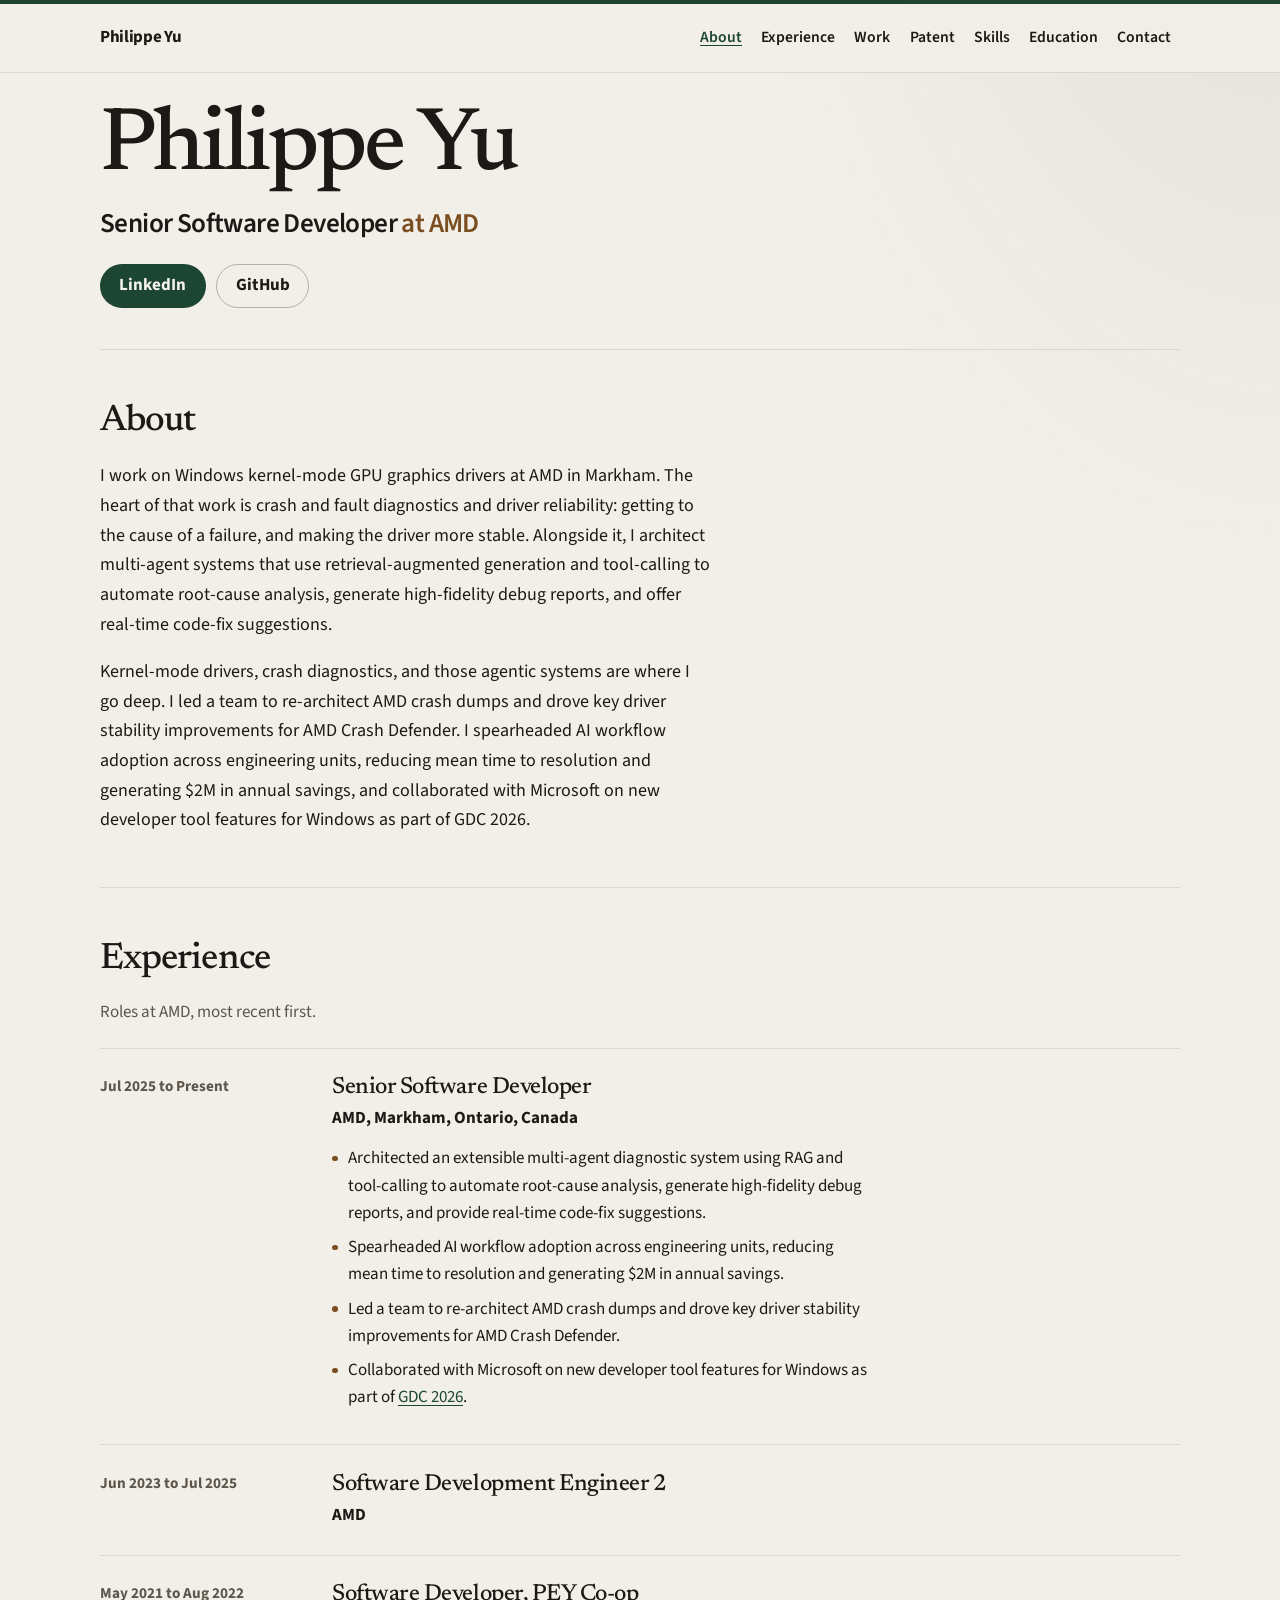
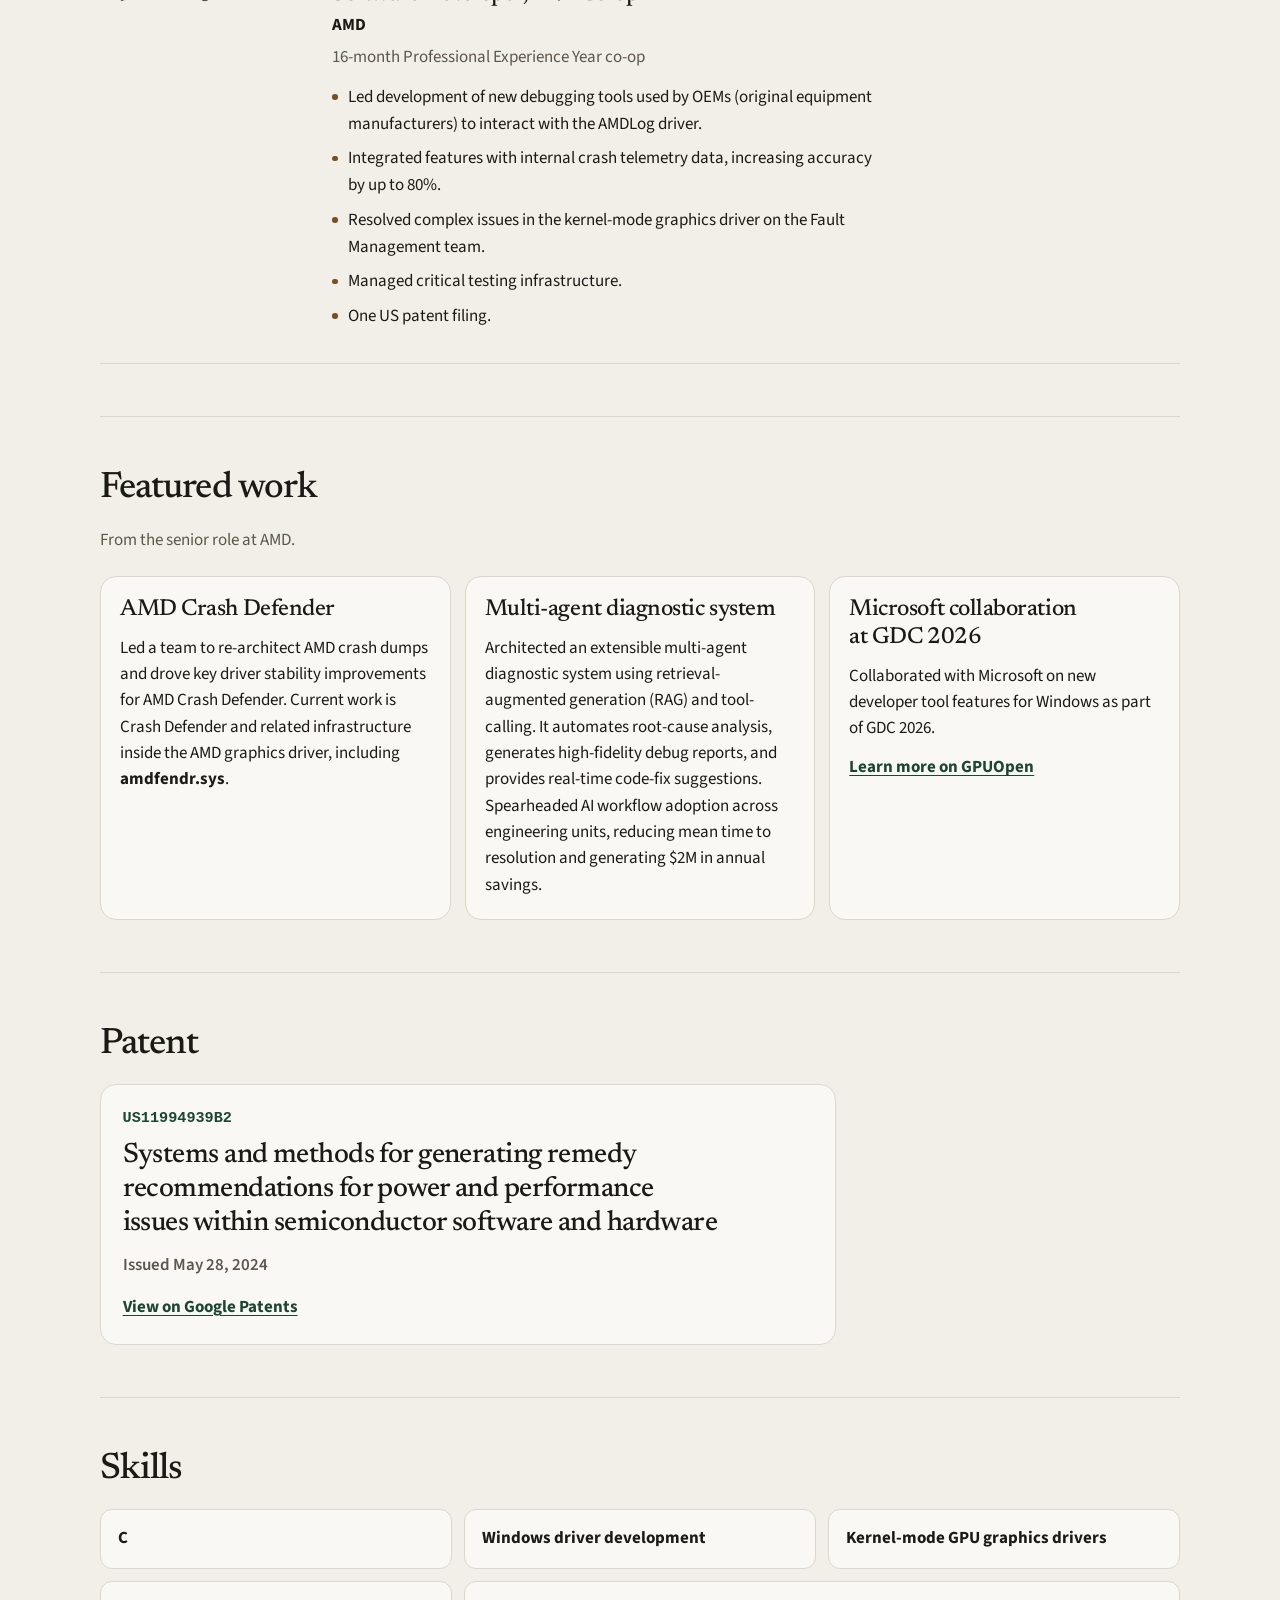
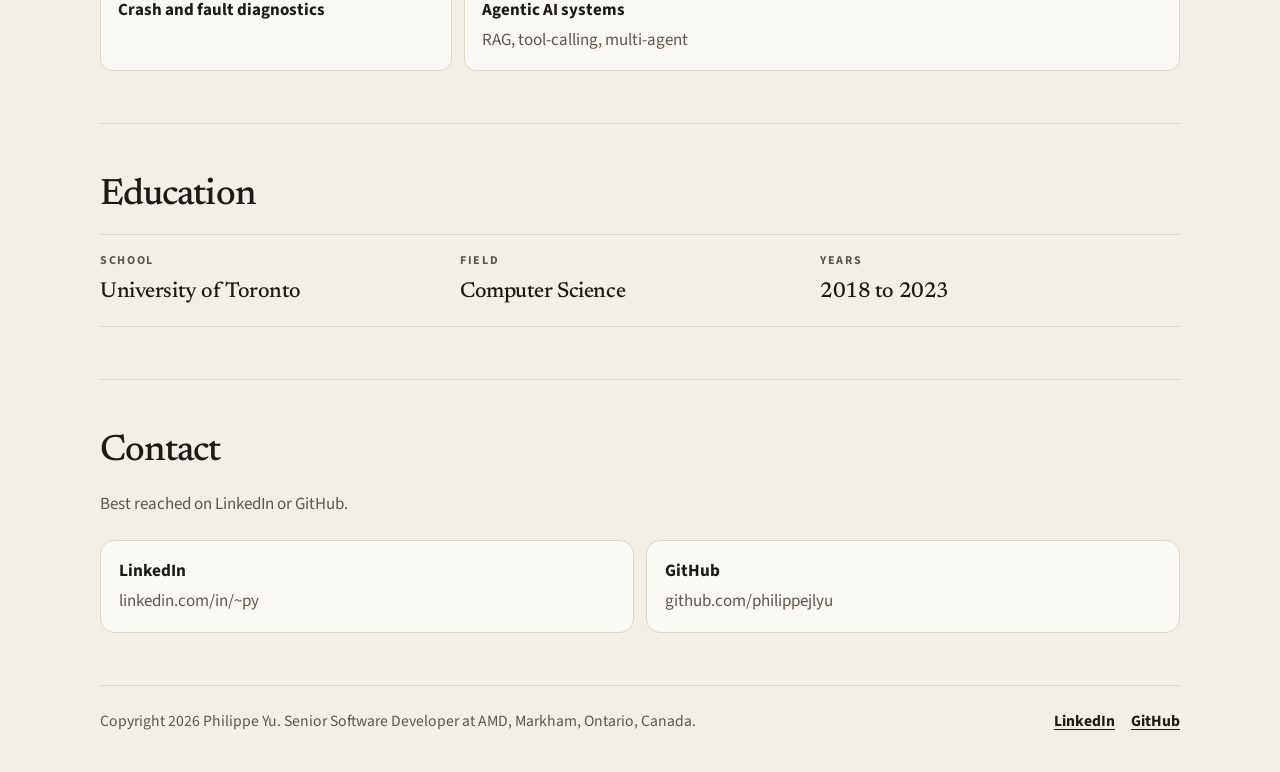
<file: index.html>
<!DOCTYPE html>
<html lang="en-CA">
  <head>
    <meta charset="utf-8">
    <meta name="viewport" content="width=device-width, initial-scale=1">
    <title>Philippe Yu | Senior Software Developer at AMD</title>
    <meta name="description" content="Philippe Yu is a Senior Software Developer at AMD in Markham, Ontario, focused on kernel-mode GPU drivers, Crash Defender, and agentic diagnostics.">
    <meta name="author" content="Philippe Yu">
    <meta name="color-scheme" content="light dark">
    <meta name="theme-color" content="#f2efe8" media="(prefers-color-scheme: light)">
    <meta name="theme-color" content="#131411" media="(prefers-color-scheme: dark)">
    <meta name="robots" content="index,follow,max-image-preview:large">
    <meta name="format-detection" content="telephone=no">
    <link rel="canonical" href="https://philippeyu.com/">
    <meta property="og:type" content="website">
    <meta property="og:site_name" content="Philippe Yu">
    <meta property="og:locale" content="en_CA">
    <meta property="og:url" content="https://philippeyu.com/">
    <meta property="og:title" content="Philippe Yu | Senior Software Developer at AMD">
    <meta property="og:description" content="Philippe Yu is a Senior Software Developer at AMD in Markham, Ontario, focused on kernel-mode GPU drivers, Crash Defender, and agentic diagnostics.">
    <meta property="og:image" content="https://philippeyu.com/og.png">
    <meta property="og:image:type" content="image/png">
    <meta property="og:image:width" content="1200">
    <meta property="og:image:height" content="630">
    <meta property="og:image:alt" content="Philippe Yu, Senior Software Developer at AMD in Markham, Ontario.">
    <meta name="twitter:card" content="summary_large_image">
    <meta name="twitter:title" content="Philippe Yu | Senior Software Developer at AMD">
    <meta name="twitter:description" content="Philippe Yu is a Senior Software Developer at AMD in Markham, Ontario, focused on kernel-mode GPU drivers, Crash Defender, and agentic diagnostics.">
    <meta name="twitter:image" content="https://philippeyu.com/og.png">
    <meta name="twitter:image:alt" content="Philippe Yu, Senior Software Developer at AMD in Markham, Ontario.">
    <link rel="icon" href="favicon.svg" type="image/svg+xml">
    <link rel="icon" href="favicon-32.png" type="image/png" sizes="32x32">
    <link rel="apple-touch-icon" href="apple-touch-icon.png">
    <link rel="me" href="https://github.com/philippejlyu">
    <link rel="me" href="https://www.linkedin.com/in/~py">
    <link rel="preload" href="fonts/newsreader-500.woff2" as="font" type="font/woff2" crossorigin>
    <link rel="preload" href="fonts/source-sans-3-400.woff2" as="font" type="font/woff2" crossorigin>
    <script>
      document.documentElement.classList.add("js");
    </script>
    <style>
      :root { color-scheme: light; background: #f2efe8; }
      @media (prefers-color-scheme: dark) {
        :root { color-scheme: dark; background: #131411; }
      }
    </style>
    <link rel="stylesheet" href="styles.css">
    <script type="application/ld+json">
      {
        "@context": "https://schema.org",
        "@type": "Person",
        "name": "Philippe Yu",
        "jobTitle": "Senior Software Developer",
        "description": "Systems and software engineer at AMD working on kernel-mode GPU graphics drivers, Crash Defender, and agentic diagnostic systems.",
        "url": "https://philippeyu.com/",
        "worksFor": {
          "@type": "Organization",
          "name": "AMD",
          "address": {
            "@type": "PostalAddress",
            "addressLocality": "Markham",
            "addressRegion": "Ontario",
            "addressCountry": "CA"
          }
        },
        "alumniOf": {
          "@type": "CollegeOrUniversity",
          "name": "University of Toronto"
        },
        "knowsAbout": [
          "C",
          "Windows driver development",
          "Kernel-mode GPU graphics drivers",
          "Crash and fault diagnostics",
          "Agentic AI systems (RAG, tool-calling, multi-agent)"
        ],
        "sameAs": [
          "https://github.com/philippejlyu",
          "https://www.linkedin.com/in/~py"
        ]
      }
    </script>
  </head>
  <body id="top">
    <a class="skip-link" href="#content">Skip to content</a>
    <header class="site-header">
      <div class="wrap header-bar">
        <a class="brand" href="#top">Philippe Yu</a>
        <button type="button" class="nav-toggle" aria-expanded="false" aria-controls="site-nav">
          <span class="menu-label">Menu</span>
          <span class="close-label">Close</span>
        </button>
        <nav id="site-nav" class="nav" aria-label="Sections">
          <ul role="list">
            <li><a href="#about">About</a></li>
            <li><a href="#experience">Experience</a></li>
            <li><a href="#work">Work</a></li>
            <li><a href="#patent">Patent</a></li>
            <li><a href="#skills">Skills</a></li>
            <li><a href="#education">Education</a></li>
            <li><a href="#contact">Contact</a></li>
          </ul>
        </nav>
      </div>
    </header>

    <main id="content" tabindex="-1">
      <section class="hero" aria-labelledby="hero-heading">
        <div class="wrap">
          <h1 id="hero-heading">
            <span class="name">Philippe Yu</span>
            <span class="hero-role">Senior Software Developer <span class="at">at AMD</span></span>
          </h1>
          <div class="hero-actions">
            <a class="button button-primary" href="https://www.linkedin.com/in/~py" rel="me noopener noreferrer" target="_blank">LinkedIn<span class="sr-only"> (opens in a new tab)</span></a>
            <a class="button button-secondary" href="https://github.com/philippejlyu" rel="me noopener noreferrer" target="_blank">GitHub<span class="sr-only"> (opens in a new tab)</span></a>
          </div>
        </div>
      </section>

      <section id="about" class="section" aria-labelledby="about-heading">
        <div class="wrap">
          <h2 id="about-heading">About</h2>
          <div class="prose">
            <p>I work on Windows kernel-mode GPU graphics drivers at AMD in Markham. The heart of that work is crash and fault diagnostics and driver reliability: getting to the cause of a failure, and making the driver more stable. Alongside it, I architect multi-agent systems that use retrieval-augmented generation and tool-calling to automate root-cause analysis, generate high-fidelity debug reports, and offer real-time code-fix suggestions.</p>
            <p>Kernel-mode drivers, crash diagnostics, and those agentic systems are where I go deep. I led a team to re-architect AMD crash dumps and drove key driver stability improvements for AMD Crash Defender. I spearheaded AI workflow adoption across engineering units, reducing mean time to resolution and generating $2M in annual savings, and collaborated with Microsoft on new developer tool features for Windows as part of GDC 2026.</p>
          </div>
        </div>
      </section>

      <section id="experience" class="section" aria-labelledby="experience-heading">
        <div class="wrap">
          <h2 id="experience-heading">Experience</h2>
          <p class="lede">Roles at AMD, most recent first.</p>
          <ol class="timeline" role="list">
            <li>
              <p class="when"><time datetime="2025-07">Jul 2025</time> to Present</p>
              <article>
                <h3>Senior Software Developer</h3>
                <p class="where">AMD, Markham, Ontario, Canada</p>
                <ul class="role-list" role="list">
                  <li>Architected an extensible multi-agent diagnostic system using RAG and tool-calling to automate root-cause analysis, generate high-fidelity debug reports, and provide real-time code-fix suggestions.</li>
                  <li>Spearheaded AI workflow adoption across engineering units, reducing mean time to resolution and generating $2M in annual savings.</li>
                  <li>Led a team to re-architect AMD crash dumps and drove key driver stability improvements for AMD Crash Defender.</li>
                  <li>Collaborated with Microsoft on new developer tool features for Windows as part of <a href="https://gpuopen.com/learn/amd-microsoft-gdc-2026/" target="_blank" rel="noopener noreferrer">GDC 2026</a><span class="sr-only"> (opens in a new tab)</span>.</li>
                </ul>
              </article>
            </li>
            <li>
              <p class="when"><time datetime="2023-06">Jun 2023</time> to <time datetime="2025-07">Jul 2025</time></p>
              <article>
                <h3>Software Development Engineer 2</h3>
                <p class="where">AMD</p>
              </article>
            </li>
            <li>
              <p class="when"><time datetime="2021-05">May 2021</time> to <time datetime="2022-08">Aug 2022</time></p>
              <article>
                <h3>Software Developer, PEY Co-op</h3>
                <p class="where">AMD</p>
                <p class="role-note">16-month Professional Experience Year co-op</p>
                <ul class="role-list" role="list">
                  <li>Led development of new debugging tools used by OEMs (original equipment manufacturers) to interact with the AMDLog driver.</li>
                  <li>Integrated features with internal crash telemetry data, increasing accuracy by up to 80%.</li>
                  <li>Resolved complex issues in the kernel-mode graphics driver on the Fault Management team.</li>
                  <li>Managed critical testing infrastructure.</li>
                  <li>One US patent filing.</li>
                </ul>
              </article>
            </li>
          </ol>
        </div>
      </section>

      <section id="work" class="section" aria-labelledby="work-heading">
        <div class="wrap">
          <h2 id="work-heading">Featured work</h2>
          <p class="lede">From the senior role at AMD.</p>
          <div class="work-grid">
            <article class="work-card">
              <h3>AMD Crash Defender</h3>
              <p>Led a team to re-architect AMD crash dumps and drove key driver stability improvements for AMD Crash Defender. Current work is Crash Defender and related infrastructure inside the AMD graphics driver, including <code>amdfendr.sys</code>.</p>
            </article>
            <article class="work-card">
              <h3>Multi-agent diagnostic system</h3>
              <p>Architected an extensible multi-agent diagnostic system using retrieval-augmented generation (RAG) and tool-calling. It automates root-cause analysis, generates high-fidelity debug reports, and provides real-time code-fix suggestions. Spearheaded AI workflow adoption across engineering units, reducing mean time to resolution and generating $2M in annual savings.</p>
            </article>
            <article class="work-card">
              <h3>Microsoft collaboration at GDC 2026</h3>
              <p>Collaborated with Microsoft on new developer tool features for Windows as part of GDC 2026.</p>
              <p class="work-link"><a class="text-link" href="https://gpuopen.com/learn/amd-microsoft-gdc-2026/" target="_blank" rel="noopener noreferrer">Learn more on GPUOpen<span class="sr-only"> (opens in a new tab)</span></a></p>
            </article>
          </div>
        </div>
      </section>

      <section id="patent" class="section" aria-labelledby="patent-heading">
        <div class="wrap">
          <h2 id="patent-heading">Patent</h2>
          <article class="patent">
            <p class="patent-id">US11994939B2</p>
            <h3>Systems and methods for generating remedy recommendations for power and performance issues within semiconductor software and hardware</h3>
            <p class="patent-meta">Issued <time datetime="2024-05-28">May 28, 2024</time></p>
            <p><a class="text-link" href="https://patents.google.com/patent/US11994939B2" target="_blank" rel="noopener noreferrer">View on Google Patents<span class="sr-only"> (opens in a new tab)</span></a></p>
          </article>
        </div>
      </section>

      <section id="skills" class="section" aria-labelledby="skills-heading">
        <div class="wrap">
          <h2 id="skills-heading">Skills</h2>
          <ul class="skills" role="list">
            <li>C</li>
            <li>Windows driver development</li>
            <li>Kernel-mode GPU graphics drivers</li>
            <li>Crash and fault diagnostics</li>
            <li>Agentic AI systems <span>RAG, tool-calling, multi-agent</span></li>
          </ul>
        </div>
      </section>

      <section id="education" class="section" aria-labelledby="education-heading">
        <div class="wrap">
          <h2 id="education-heading">Education</h2>
          <dl class="spec">
            <div>
              <dt>School</dt>
              <dd>University of Toronto</dd>
            </div>
            <div>
              <dt>Field</dt>
              <dd>Computer Science</dd>
            </div>
            <div>
              <dt>Years</dt>
              <dd>2018 to 2023</dd>
            </div>
          </dl>
        </div>
      </section>

      <section id="contact" class="section" aria-labelledby="contact-heading">
        <div class="wrap">
          <h2 id="contact-heading">Contact</h2>
          <p class="lede">Best reached on LinkedIn or GitHub.</p>
          <ul class="contact-list" role="list">
            <li>
              <a href="https://www.linkedin.com/in/~py" rel="me noopener noreferrer" target="_blank">
                <span class="contact-kind">LinkedIn</span>
                <span class="contact-url">linkedin.com/in/~py</span>
                <span class="sr-only"> (opens in a new tab)</span>
              </a>
            </li>
            <li>
              <a href="https://github.com/philippejlyu" rel="me noopener noreferrer" target="_blank">
                <span class="contact-kind">GitHub</span>
                <span class="contact-url">github.com/philippejlyu</span>
                <span class="sr-only"> (opens in a new tab)</span>
              </a>
            </li>
          </ul>
        </div>
      </section>
    </main>

    <footer class="site-footer">
      <div class="wrap footer-bar">
        <p>Copyright 2026 Philippe Yu. Senior Software Developer at AMD, Markham, Ontario, Canada.</p>
        <p class="footer-links">
          <a href="https://www.linkedin.com/in/~py" rel="me noopener noreferrer" target="_blank">LinkedIn<span class="sr-only"> (opens in a new tab)</span></a>
          <a href="https://github.com/philippejlyu" rel="me noopener noreferrer" target="_blank">GitHub<span class="sr-only"> (opens in a new tab)</span></a>
        </p>
      </div>
    </footer>
    <script src="script.js"></script>
  </body>
</html>
</file>
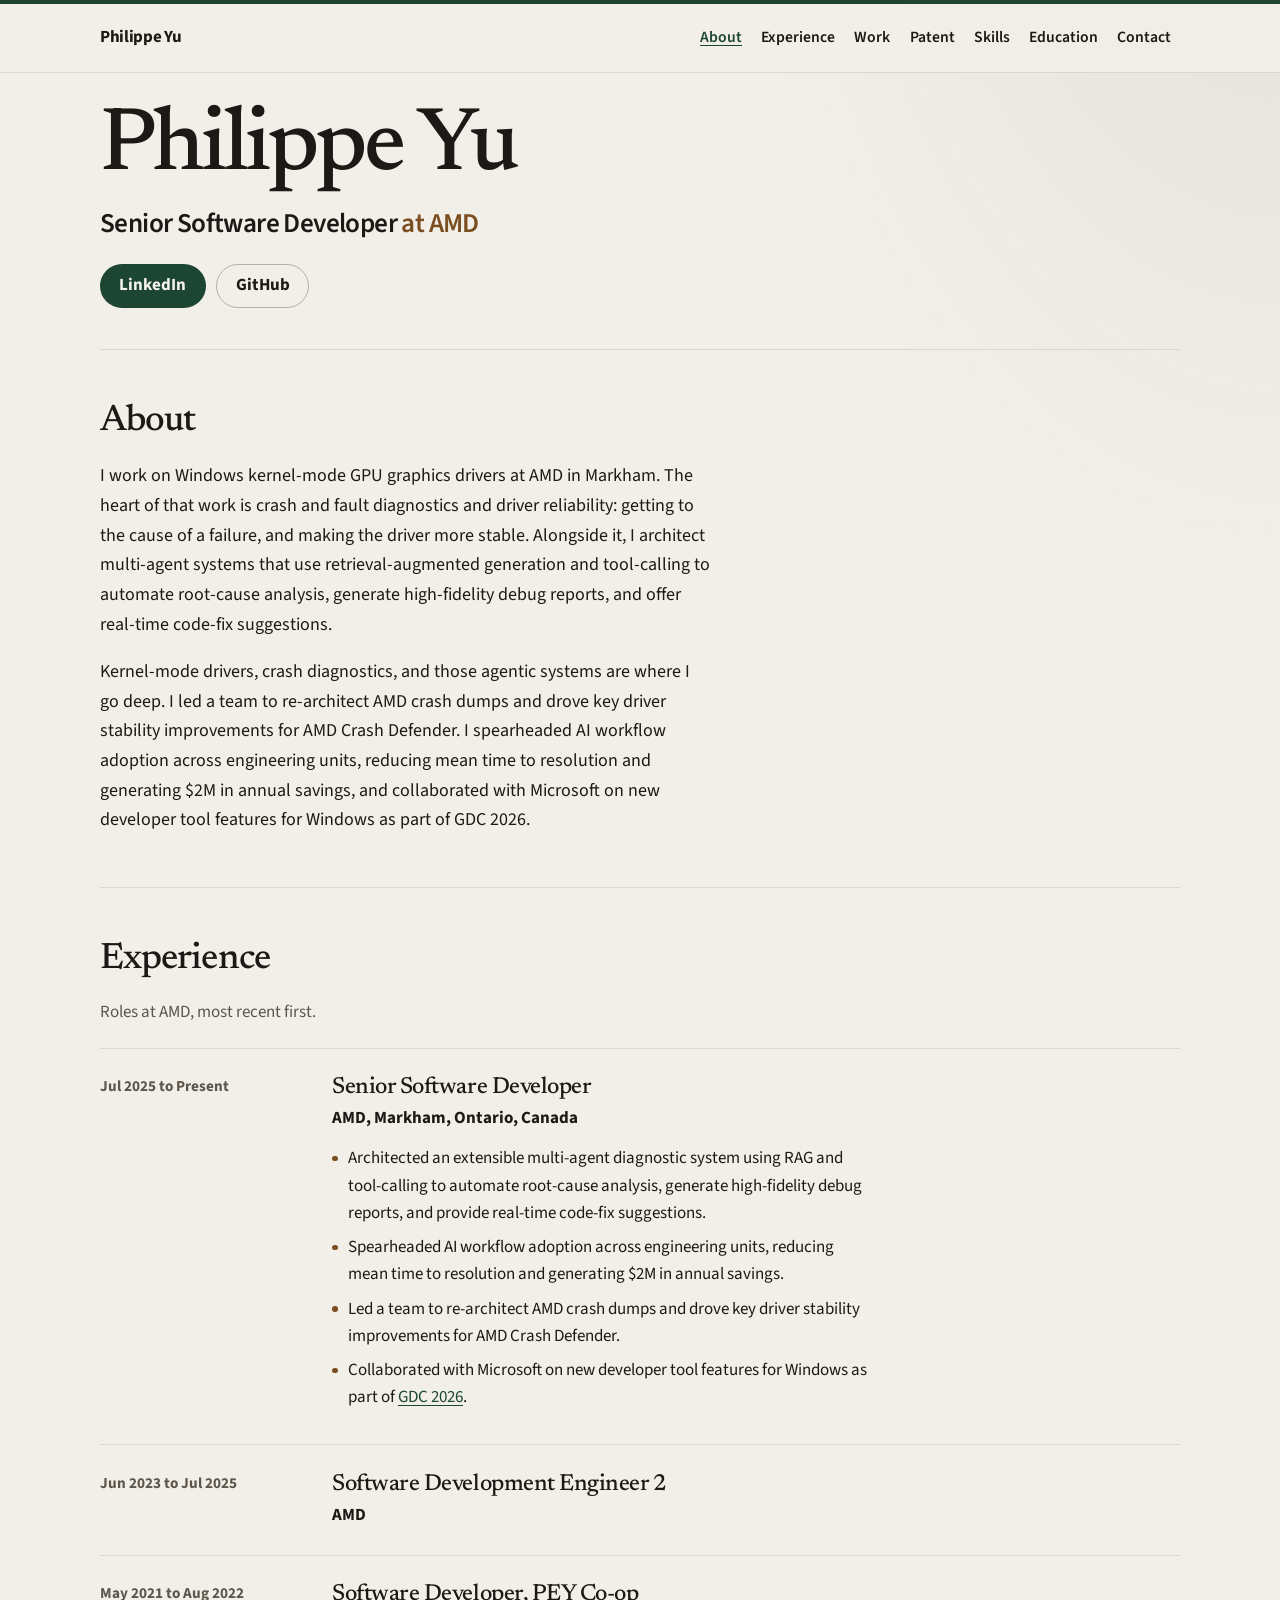
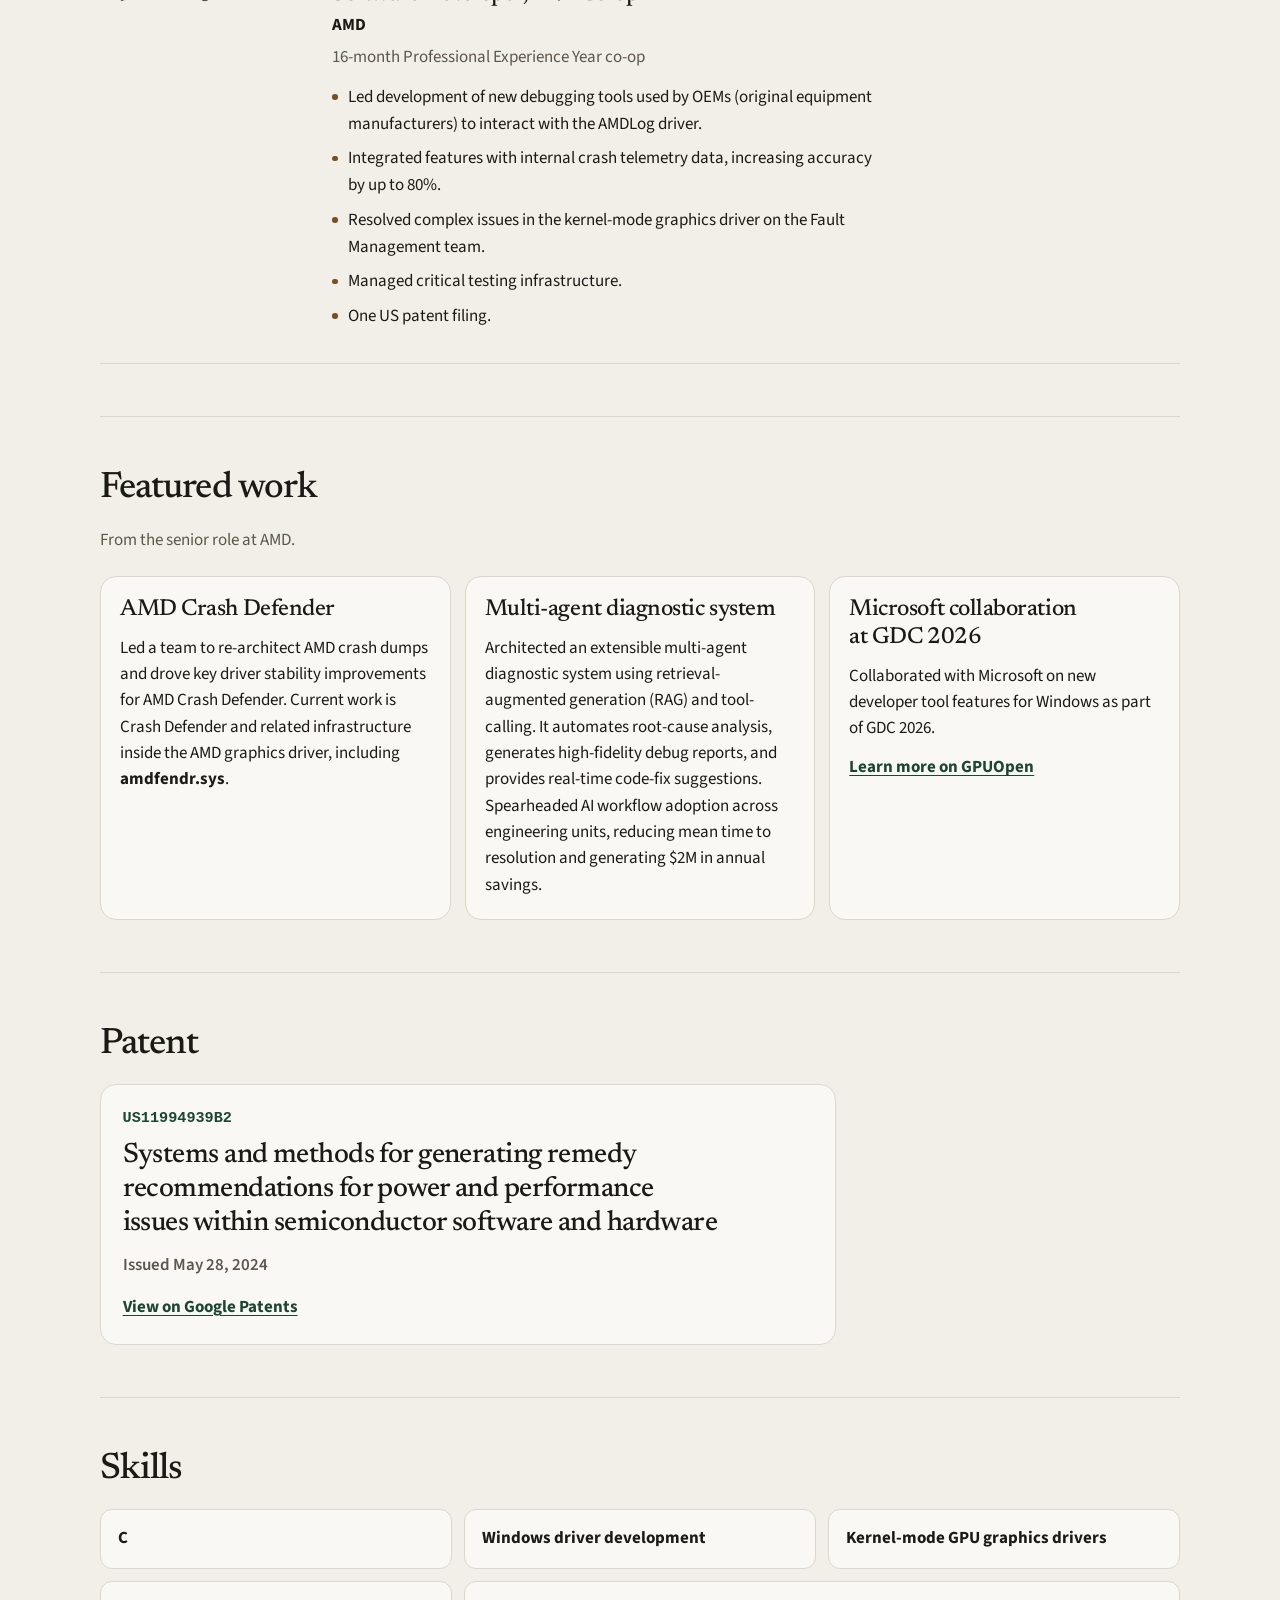
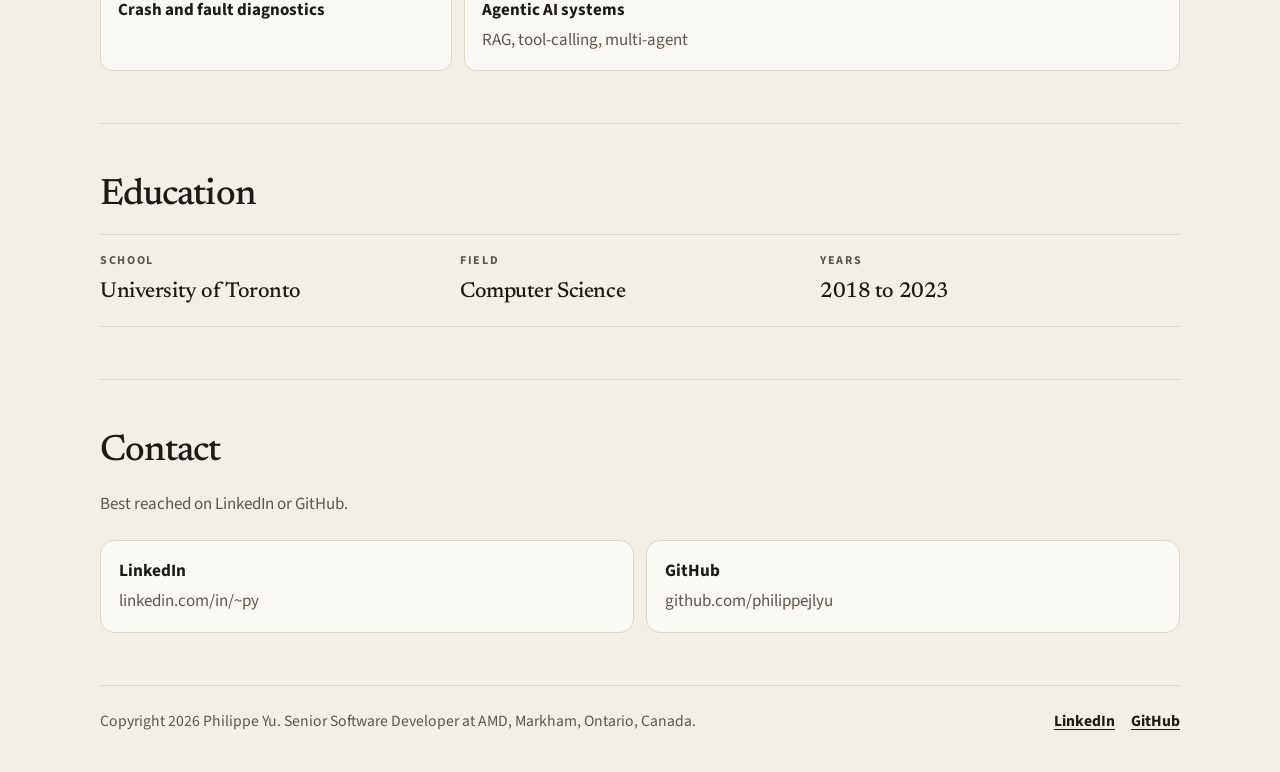
<file: preview/standalone.html>
<!DOCTYPE html>
<html lang="en-CA">
  <head>
    <meta charset="utf-8">
    <meta name="viewport" content="width=device-width, initial-scale=1">
    <title>Philippe Yu | Senior Software Developer at AMD</title>
    <meta name="description" content="Philippe Yu is a Senior Software Developer at AMD in Markham, Ontario, focused on kernel-mode GPU drivers, Crash Defender, and agentic diagnostics.">
    <meta name="author" content="Philippe Yu">
    <meta name="color-scheme" content="light dark">
    <meta name="theme-color" content="#f2efe8" media="(prefers-color-scheme: light)">
    <meta name="theme-color" content="#131411" media="(prefers-color-scheme: dark)">
    <meta name="robots" content="index,follow,max-image-preview:large">
    <meta name="format-detection" content="telephone=no">
    <link rel="canonical" href="https://philippeyu.com/">
    <meta property="og:type" content="website">
    <meta property="og:site_name" content="Philippe Yu">
    <meta property="og:locale" content="en_CA">
    <meta property="og:url" content="https://philippeyu.com/">
    <meta property="og:title" content="Philippe Yu | Senior Software Developer at AMD">
    <meta property="og:description" content="Philippe Yu is a Senior Software Developer at AMD in Markham, Ontario, focused on kernel-mode GPU drivers, Crash Defender, and agentic diagnostics.">
    <meta property="og:image" content="https://philippeyu.com/og.png">
    <meta property="og:image:type" content="image/png">
    <meta property="og:image:width" content="1200">
    <meta property="og:image:height" content="630">
    <meta property="og:image:alt" content="Philippe Yu, Senior Software Developer at AMD in Markham, Ontario.">
    <meta name="twitter:card" content="summary_large_image">
    <meta name="twitter:title" content="Philippe Yu | Senior Software Developer at AMD">
    <meta name="twitter:description" content="Philippe Yu is a Senior Software Developer at AMD in Markham, Ontario, focused on kernel-mode GPU drivers, Crash Defender, and agentic diagnostics.">
    <meta name="twitter:image" content="https://philippeyu.com/og.png">
    <meta name="twitter:image:alt" content="Philippe Yu, Senior Software Developer at AMD in Markham, Ontario.">
    <link rel="icon" href="[data-uri]" type="image/svg+xml">
    <link rel="icon" href="[data-uri]" type="image/png" sizes="32x32">
    <link rel="apple-touch-icon" href="[data-uri]">
    <link rel="me" href="https://github.com/philippejlyu">
    <link rel="me" href="https://www.linkedin.com/in/~py">

    <script>
      document.documentElement.classList.add("js");
    </script>
    <style>
      :root { color-scheme: light; background: #f2efe8; }
      @media (prefers-color-scheme: dark) {
        :root { color-scheme: dark; background: #131411; }
      }
    </style>
    <style>
@font-face {
  font-family: "Newsreader";
  font-style: normal;
  font-weight: 500;
  font-display: swap;
  src: url("[data-uri]") format("woff2");
  unicode-range: U+0000-00FF, U+0131, U+0152-0153, U+02BB-02BC, U+02C6, U+02DA, U+02DC, U+2000-206F, U+20AC, U+2122, U+2191, U+2193, U+2212, U+2215, U+FEFF, U+FFFD;
}

@font-face {
  font-family: "Newsreader";
  font-style: italic;
  font-weight: 500;
  font-display: swap;
  src: url("[data-uri]") format("woff2");
  unicode-range: U+0000-00FF, U+0131, U+0152-0153, U+02BB-02BC, U+02C6, U+02DA, U+02DC, U+2000-206F, U+20AC, U+2122, U+2191, U+2193, U+2212, U+2215, U+FEFF, U+FFFD;
}

@font-face {
  font-family: "Source Sans 3";
  font-style: normal;
  font-weight: 400;
  font-display: swap;
  src: url("[data-uri]") format("woff2");
  unicode-range: U+0000-00FF, U+0131, U+0152-0153, U+02BB-02BC, U+02C6, U+02DA, U+02DC, U+2000-206F, U+20AC, U+2122, U+2191, U+2193, U+2212, U+2215, U+FEFF, U+FFFD;
}

@font-face {
  font-family: "Source Sans 3";
  font-style: normal;
  font-weight: 600;
  font-display: swap;
  src: url("[data-uri]") format("woff2");
  unicode-range: U+0000-00FF, U+0131, U+0152-0153, U+02BB-02BC, U+02C6, U+02DA, U+02DC, U+2000-206F, U+20AC, U+2122, U+2191, U+2193, U+2212, U+2215, U+FEFF, U+FFFD;
}

@font-face {
  font-family: "Source Sans 3";
  font-style: normal;
  font-weight: 700;
  font-display: swap;
  src: url("[data-uri]") format("woff2");
  unicode-range: U+0000-00FF, U+0131, U+0152-0153, U+02BB-02BC, U+02C6, U+02DA, U+02DC, U+2000-206F, U+20AC, U+2122, U+2191, U+2193, U+2212, U+2215, U+FEFF, U+FFFD;
}

:root {
  color-scheme: light;
  --bg: #f2efe8;
  --bg-elevated: #faf8f4;
  --ink: #1c1a16;
  --muted: #5c564c;
  --brass: #7a4e20;
  --accent: #1c4534;
  --accent-fill: #1c4534;
  --accent-fill-hover: #143528;
  --on-accent: #f7f4ee;
  --line: #ddd6ca;
  --line-strong: #b9b0a2;
  --glow: rgba(28, 69, 52, 0.09);
  --selection: #d5e4da;
  --header: rgba(242, 239, 232, 0.9);
  --serif: "Newsreader", "Iowan Old Style", "Palatino Linotype", Palatino, Georgia, serif;
  --sans: "Source Sans 3", "Segoe UI", "Helvetica Neue", Arial, sans-serif;
  --mono: ui-monospace, "Cascadia Mono", "Segoe UI Mono", Menlo, Consolas, monospace;
}

@media (prefers-color-scheme: dark) {
  :root {
    color-scheme: dark;
    --bg: #131411;
    --bg-elevated: #1c1e1a;
    --ink: #f3efe6;
    --muted: #c8c1b4;
    --brass: #e4c78d;
    --accent: #b7e4cc;
    --accent-fill: #c6ead8;
    --accent-fill-hover: #daf6e8;
    --on-accent: #132019;
    --line: #31352f;
    --line-strong: #5c6154;
    --glow: rgba(183, 228, 204, 0.08);
    --selection: #2c4638;
    --header: rgba(19, 20, 17, 0.9);
  }
}

*,
*::before,
*::after {
  box-sizing: border-box;
}

html {
  scroll-behavior: smooth;
  scroll-padding-top: 5.25rem;
}

body {
  margin: 0;
  font-family: var(--sans);
  font-size: 1.0625rem;
  line-height: 1.6;
  color: var(--ink);
  background:
    radial-gradient(ellipse 80% 42% at 100% -8%, var(--glow), transparent 55%),
    var(--bg);
  text-rendering: optimizeLegibility;
}

h1,
h2,
h3,
p,
ul,
ol,
dl {
  margin: 0;
}

ul,
ol {
  list-style: none;
  padding: 0;
}

img {
  max-width: 100%;
  height: auto;
}

button {
  font: inherit;
  color: inherit;
  background: none;
  border: 0;
  padding: 0;
}

a {
  color: var(--accent);
  text-underline-offset: 0.18em;
}

code {
  font-family: inherit;
  font-weight: 700;
  font-size: 1em;
  white-space: nowrap;
}

::selection {
  background: var(--selection);
  color: var(--ink);
}

:focus {
  outline: none;
}

:focus-visible {
  outline: 2px solid var(--accent);
  outline-offset: 3px;
}

main:focus {
  outline: none;
}

.sr-only {
  position: absolute;
  width: 1px;
  height: 1px;
  padding: 0;
  margin: -1px;
  overflow: hidden;
  clip: rect(0, 0, 0, 0);
  white-space: nowrap;
  border: 0;
}

.skip-link {
  position: absolute;
  left: 1rem;
  top: 0;
  transform: translateY(-120%);
  z-index: 50;
  background: var(--ink);
  color: var(--bg);
  text-decoration: none;
  font-weight: 700;
  padding: 0.65rem 1rem;
  border-radius: 0 0 10px 10px;
}

.skip-link:focus {
  transform: none;
}

.wrap {
  width: min(1080px, calc(100% - 2rem));
  margin-inline: auto;
}

.site-header {
  position: sticky;
  top: 0;
  z-index: 30;
  background: var(--header);
  backdrop-filter: blur(16px);
  border-top: 4px solid var(--accent);
  border-bottom: 1px solid var(--line);
}

.header-bar {
  display: flex;
  align-items: center;
  gap: 0.35rem 0.75rem;
  min-height: 4.25rem;
}

.brand {
  color: var(--ink);
  text-decoration: none;
  font-weight: 700;
  letter-spacing: -0.02em;
  min-height: 2.75rem;
  display: inline-flex;
  align-items: center;
}

.brand:hover {
  text-decoration: underline;
  text-underline-offset: 0.18em;
}

.nav {
  margin-left: auto;
}

.nav ul {
  display: flex;
  flex-wrap: wrap;
  justify-content: flex-end;
  gap: 0.1rem;
}

.nav a {
  display: inline-flex;
  align-items: center;
  min-height: 2.75rem;
  padding: 0 0.55rem;
  color: var(--ink);
  text-decoration: none;
  font-weight: 600;
  font-size: 0.98rem;
  border-radius: 999px;
}

.nav a:hover,
.nav a[aria-current="true"] {
  color: var(--accent);
  text-decoration: underline;
  text-underline-offset: 0.22em;
}

.nav-toggle {
  display: none;
  align-items: center;
  justify-content: center;
  min-height: 2.75rem;
  padding: 0 0.9rem;
  border-radius: 999px;
  border: 1px solid var(--line-strong);
  background: transparent;
  color: var(--ink);
  font-weight: 700;
  font-size: 0.95rem;
  cursor: pointer;
}

.nav-toggle .close-label {
  display: none;
}

.nav-toggle[aria-expanded="true"] .menu-label {
  display: none;
}

.nav-toggle[aria-expanded="true"] .close-label {
  display: inline;
}

.hero .wrap {
  padding-top: 2.15rem;
  padding-bottom: 2.6rem;
}

.spec dt {
  font-size: 0.75rem;
  font-weight: 700;
  letter-spacing: 0.14em;
  text-transform: uppercase;
}

.name {
  display: block;
  font-family: var(--serif);
  font-weight: 500;
  font-size: clamp(3rem, 8vw, 5.6rem);
  letter-spacing: -0.035em;
  line-height: 0.92;
  text-wrap: balance;
}

.hero-role {
  display: block;
  margin-top: 1.05rem;
  max-width: 24em;
  font-family: var(--sans);
  font-weight: 600;
  font-size: clamp(1.3rem, 2.3vw, 1.7rem);
  letter-spacing: -0.022em;
  line-height: 1.25;
}

.hero-role .at {
  color: var(--brass);
}

.hero-actions {
  display: flex;
  flex-wrap: wrap;
  gap: 0.65rem;
  margin-top: 1.45rem;
}

.button {
  display: inline-flex;
  align-items: center;
  justify-content: center;
  min-height: 2.75rem;
  padding: 0.55rem 1.15rem;
  border-radius: 999px;
  border: 1px solid transparent;
  font-weight: 700;
  line-height: 1;
  text-decoration: none;
}

.button-primary {
  background: var(--accent-fill);
  color: var(--on-accent);
}

.button-primary:hover {
  background: var(--accent-fill-hover);
}

.button-secondary {
  background: transparent;
  color: var(--ink);
  border-color: var(--line-strong);
}

.button-secondary:hover {
  border-color: var(--ink);
}

.section .wrap {
  border-top: 1px solid var(--line);
  padding-top: 3.25rem;
  padding-bottom: 3.25rem;
}

h2 {
  margin-bottom: 1.15rem;
  font-family: var(--serif);
  font-weight: 500;
  font-size: clamp(1.8rem, 3vw, 2.3rem);
  letter-spacing: -0.025em;
  line-height: 1.1;
}

h3 {
  font-family: var(--serif);
  font-weight: 500;
  letter-spacing: -0.02em;
  line-height: 1.2;
}

.lede {
  max-width: 42rem;
  margin-bottom: 1.35rem;
  color: var(--muted);
}

.prose {
  max-width: 68ch;
  font-size: 1.125rem;
  line-height: 1.65;
}

.prose p + p {
  margin-top: 1.1rem;
}

.timeline {
  margin-top: 0.25rem;
}

.timeline > li {
  display: grid;
  grid-template-columns: 1fr;
  gap: 0.3rem;
  padding: 1.4rem 0;
  border-top: 1px solid var(--line);
}

.timeline > li:last-child {
  border-bottom: 1px solid var(--line);
}

.when {
  color: var(--muted);
  font-weight: 700;
  font-variant-numeric: tabular-nums;
  font-size: 0.95rem;
}

.timeline h3 {
  font-size: 1.45rem;
}

.where {
  margin-top: 0.2rem;
  font-weight: 700;
}

.role-note {
  margin-top: 0.25rem;
  color: var(--muted);
}

.role-list {
  margin-top: 0.8rem;
  max-width: 68ch;
}

.role-list li {
  position: relative;
  padding-left: 1rem;
  margin: 0.45rem 0;
}

.role-list li::before {
  content: "";
  position: absolute;
  left: 0;
  top: 0.62em;
  width: 0.35rem;
  height: 0.35rem;
  border-radius: 50%;
  background: var(--brass);
}

.work-grid {
  display: grid;
  gap: 0.85rem;
}

.work-card {
  display: flex;
  flex-direction: column;
  gap: 0.65rem;
  min-height: 100%;
  padding: 1.2rem 1.2rem 1.3rem;
  background: var(--bg-elevated);
  border: 1px solid var(--line);
  border-radius: 16px;
}

.work-card h3 {
  font-size: 1.45rem;
  text-wrap: balance;
}

.work-card p {
  line-height: 1.55;
}

.work-link {
  padding-top: 0.15rem;
}

.text-link {
  font-weight: 700;
  text-underline-offset: 0.18em;
}

.text-link:hover {
  text-decoration-thickness: 2px;
}

.patent {
  max-width: 46rem;
  padding: 1.35rem 1.35rem 1.45rem;
  background: var(--bg-elevated);
  border: 1px solid var(--line);
  border-radius: 16px;
}

.patent-id {
  font-family: var(--mono);
  font-size: 0.95rem;
  color: var(--accent);
  font-weight: 600;
}

.patent h3 {
  margin-top: 0.55rem;
  font-size: clamp(1.35rem, 2.4vw, 1.75rem);
  text-wrap: balance;
}

.patent-meta {
  margin-top: 0.75rem;
  color: var(--muted);
  font-weight: 600;
}

.patent .text-link {
  display: inline-flex;
  margin-top: 0.9rem;
}

.skills {
  display: grid;
  gap: 0.75rem;
}

.skills li {
  padding: 0.95rem 1.05rem;
  background: var(--bg-elevated);
  border: 1px solid var(--line);
  border-radius: 12px;
  font-weight: 700;
}

.skills li span {
  display: block;
  margin-top: 0.2rem;
  font-weight: 400;
  color: var(--muted);
}

.spec {
  display: grid;
  border-top: 1px solid var(--line);
}

.spec div {
  padding: 1rem 1rem 1rem 0;
  border-bottom: 1px solid var(--line);
}

.spec dt {
  color: var(--muted);
  margin-bottom: 0.3rem;
}

.spec dd {
  margin: 0;
  font-family: var(--serif);
  font-size: 1.35rem;
  font-weight: 500;
  letter-spacing: -0.02em;
}

.contact-list {
  display: grid;
  gap: 0.75rem;
}

.contact-list a {
  display: flex;
  flex-direction: column;
  gap: 0.2rem;
  min-height: 2.75rem;
  padding: 1.05rem 1.15rem;
  color: inherit;
  text-decoration: none;
  background: var(--bg-elevated);
  border: 1px solid var(--line);
  border-radius: 14px;
}

.contact-list a:hover {
  border-color: var(--accent);
}

.contact-list a:hover .contact-kind {
  text-decoration: underline;
  text-underline-offset: 0.16em;
}

.contact-kind {
  font-weight: 700;
  font-size: 1.08rem;
}

.contact-url {
  color: var(--muted);
  overflow-wrap: anywhere;
}

.site-footer .wrap {
  border-top: 1px solid var(--line);
  padding: 1.4rem 0 2.4rem;
}

.footer-bar {
  display: flex;
  flex-wrap: wrap;
  gap: 0.75rem 1.5rem;
  justify-content: space-between;
  align-items: baseline;
  color: var(--muted);
  font-size: 0.98rem;
}

.footer-links {
  display: flex;
  gap: 1rem;
}

.footer-links a {
  color: var(--ink);
  font-weight: 700;
}

@media (min-width: 700px) {
  .wrap {
    width: min(1080px, calc(100% - 3rem));
  }

  .skills {
    grid-template-columns: 1fr 1fr;
  }

  .spec {
    grid-template-columns: repeat(3, minmax(0, 1fr));
  }

  .spec div {
    padding-right: 1.5rem;
  }

  .contact-list {
    grid-template-columns: 1fr 1fr;
  }
}

@media (min-width: 800px) {
  .timeline > li {
    grid-template-columns: 12.5rem minmax(0, 1fr);
    gap: 0.4rem 2rem;
    padding: 1.6rem 0;
  }
}

@media (min-width: 980px) {
  .work-grid {
    grid-template-columns: repeat(3, minmax(0, 1fr));
  }

  .skills {
    grid-template-columns: repeat(3, minmax(0, 1fr));
  }

  .skills li:last-child {
    grid-column: span 2;
  }
}

@media (max-width: 1040px) {
  .header-bar {
    flex-wrap: wrap;
  }

  .brand { order: 1; }
  .nav-toggle { order: 2; margin-left: auto; }
  .nav {
    order: 4;
    width: 100%;
    margin-left: 0;
  }

  .js .nav { display: none; }
  .js .nav.is-open { display: block; }
  .js .nav-toggle { display: inline-flex; }

  .nav ul {
    justify-content: flex-start;
    padding-bottom: 0.4rem;
  }
}

@media (prefers-reduced-motion: reduce) {
  html { scroll-behavior: auto; }

  *,
  *::before,
  *::after {
    transition: none !important;
  }
}

@media (prefers-reduced-motion: no-preference) {
  body,
  .site-header,
  .work-card,
  .skills li,
  .patent,
  .contact-list a,
  .button,
  .nav-toggle {
    transition: background-color 160ms ease, color 160ms ease, border-color 160ms ease;
  }
}

@media print {
  :root {
    --bg: #fff;
    --bg-elevated: #fff;
    --ink: #111;
    --muted: #333;
    --accent: #111;
    --brass: #111;
    --line: #ccc;
    --line-strong: #111;
    --header: #fff;
  }

  .site-header {
    position: static;
  }

  .nav-toggle,
  .skip-link {
    display: none !important;
  }

  .nav {
    display: none !important;
  }

  a[href^="http"]::after {
    content: " (" attr(href) ")";
    font-weight: 400;
    font-size: 0.85em;
  }
}

    </style>
    <script type="application/ld+json">
      {
        "@context": "https://schema.org",
        "@type": "Person",
        "name": "Philippe Yu",
        "jobTitle": "Senior Software Developer",
        "description": "Systems and software engineer at AMD working on kernel-mode GPU graphics drivers, Crash Defender, and agentic diagnostic systems.",
        "url": "https://philippeyu.com/",
        "worksFor": {
          "@type": "Organization",
          "name": "AMD",
          "address": {
            "@type": "PostalAddress",
            "addressLocality": "Markham",
            "addressRegion": "Ontario",
            "addressCountry": "CA"
          }
        },
        "alumniOf": {
          "@type": "CollegeOrUniversity",
          "name": "University of Toronto"
        },
        "knowsAbout": [
          "C",
          "Windows driver development",
          "Kernel-mode GPU graphics drivers",
          "Crash and fault diagnostics",
          "Agentic AI systems (RAG, tool-calling, multi-agent)"
        ],
        "sameAs": [
          "https://github.com/philippejlyu",
          "https://www.linkedin.com/in/~py"
        ]
      }
    </script>
  </head>
  <body id="top">
    <a class="skip-link" href="#content">Skip to content</a>
    <header class="site-header">
      <div class="wrap header-bar">
        <a class="brand" href="#top">Philippe Yu</a>
        <button type="button" class="nav-toggle" aria-expanded="false" aria-controls="site-nav">
          <span class="menu-label">Menu</span>
          <span class="close-label">Close</span>
        </button>
        <nav id="site-nav" class="nav" aria-label="Sections">
          <ul role="list">
            <li><a href="#about">About</a></li>
            <li><a href="#experience">Experience</a></li>
            <li><a href="#work">Work</a></li>
            <li><a href="#patent">Patent</a></li>
            <li><a href="#skills">Skills</a></li>
            <li><a href="#education">Education</a></li>
            <li><a href="#contact">Contact</a></li>
          </ul>
        </nav>
      </div>
    </header>

    <main id="content" tabindex="-1">
      <section class="hero" aria-labelledby="hero-heading">
        <div class="wrap">
          <h1 id="hero-heading">
            <span class="name">Philippe Yu</span>
            <span class="hero-role">Senior Software Developer <span class="at">at AMD</span></span>
          </h1>
          <div class="hero-actions">
            <a class="button button-primary" href="https://www.linkedin.com/in/~py" rel="me noopener noreferrer" target="_blank">LinkedIn<span class="sr-only"> (opens in a new tab)</span></a>
            <a class="button button-secondary" href="https://github.com/philippejlyu" rel="me noopener noreferrer" target="_blank">GitHub<span class="sr-only"> (opens in a new tab)</span></a>
          </div>
        </div>
      </section>

      <section id="about" class="section" aria-labelledby="about-heading">
        <div class="wrap">
          <h2 id="about-heading">About</h2>
          <div class="prose">
            <p>I work on Windows kernel-mode GPU graphics drivers at AMD in Markham. The heart of that work is crash and fault diagnostics and driver reliability: getting to the cause of a failure, and making the driver more stable. Alongside it, I architect multi-agent systems that use retrieval-augmented generation and tool-calling to automate root-cause analysis, generate high-fidelity debug reports, and offer real-time code-fix suggestions.</p>
            <p>Kernel-mode drivers, crash diagnostics, and those agentic systems are where I go deep. I led a team to re-architect AMD crash dumps and drove key driver stability improvements for AMD Crash Defender. I spearheaded AI workflow adoption across engineering units, reducing mean time to resolution and generating $2M in annual savings, and collaborated with Microsoft on new developer tool features for Windows as part of GDC 2026.</p>
          </div>
        </div>
      </section>

      <section id="experience" class="section" aria-labelledby="experience-heading">
        <div class="wrap">
          <h2 id="experience-heading">Experience</h2>
          <p class="lede">Roles at AMD, most recent first.</p>
          <ol class="timeline" role="list">
            <li>
              <p class="when"><time datetime="2025-07">Jul 2025</time> to Present</p>
              <article>
                <h3>Senior Software Developer</h3>
                <p class="where">AMD, Markham, Ontario, Canada</p>
                <ul class="role-list" role="list">
                  <li>Architected an extensible multi-agent diagnostic system using RAG and tool-calling to automate root-cause analysis, generate high-fidelity debug reports, and provide real-time code-fix suggestions.</li>
                  <li>Spearheaded AI workflow adoption across engineering units, reducing mean time to resolution and generating $2M in annual savings.</li>
                  <li>Led a team to re-architect AMD crash dumps and drove key driver stability improvements for AMD Crash Defender.</li>
                  <li>Collaborated with Microsoft on new developer tool features for Windows as part of <a href="https://gpuopen.com/learn/amd-microsoft-gdc-2026/" target="_blank" rel="noopener noreferrer">GDC 2026</a><span class="sr-only"> (opens in a new tab)</span>.</li>
                </ul>
              </article>
            </li>
            <li>
              <p class="when"><time datetime="2023-06">Jun 2023</time> to <time datetime="2025-07">Jul 2025</time></p>
              <article>
                <h3>Software Development Engineer 2</h3>
                <p class="where">AMD</p>
              </article>
            </li>
            <li>
              <p class="when"><time datetime="2021-05">May 2021</time> to <time datetime="2022-08">Aug 2022</time></p>
              <article>
                <h3>Software Developer, PEY Co-op</h3>
                <p class="where">AMD</p>
                <p class="role-note">16-month Professional Experience Year co-op</p>
                <ul class="role-list" role="list">
                  <li>Led development of new debugging tools used by OEMs (original equipment manufacturers) to interact with the AMDLog driver.</li>
                  <li>Integrated features with internal crash telemetry data, increasing accuracy by up to 80%.</li>
                  <li>Resolved complex issues in the kernel-mode graphics driver on the Fault Management team.</li>
                  <li>Managed critical testing infrastructure.</li>
                  <li>One US patent filing.</li>
                </ul>
              </article>
            </li>
          </ol>
        </div>
      </section>

      <section id="work" class="section" aria-labelledby="work-heading">
        <div class="wrap">
          <h2 id="work-heading">Featured work</h2>
          <p class="lede">From the senior role at AMD.</p>
          <div class="work-grid">
            <article class="work-card">
              <h3>AMD Crash Defender</h3>
              <p>Led a team to re-architect AMD crash dumps and drove key driver stability improvements for AMD Crash Defender. Current work is Crash Defender and related infrastructure inside the AMD graphics driver, including <code>amdfendr.sys</code>.</p>
            </article>
            <article class="work-card">
              <h3>Multi-agent diagnostic system</h3>
              <p>Architected an extensible multi-agent diagnostic system using retrieval-augmented generation (RAG) and tool-calling. It automates root-cause analysis, generates high-fidelity debug reports, and provides real-time code-fix suggestions. Spearheaded AI workflow adoption across engineering units, reducing mean time to resolution and generating $2M in annual savings.</p>
            </article>
            <article class="work-card">
              <h3>Microsoft collaboration at GDC 2026</h3>
              <p>Collaborated with Microsoft on new developer tool features for Windows as part of GDC 2026.</p>
              <p class="work-link"><a class="text-link" href="https://gpuopen.com/learn/amd-microsoft-gdc-2026/" target="_blank" rel="noopener noreferrer">Learn more on GPUOpen<span class="sr-only"> (opens in a new tab)</span></a></p>
            </article>
          </div>
        </div>
      </section>

      <section id="patent" class="section" aria-labelledby="patent-heading">
        <div class="wrap">
          <h2 id="patent-heading">Patent</h2>
          <article class="patent">
            <p class="patent-id">US11994939B2</p>
            <h3>Systems and methods for generating remedy recommendations for power and performance issues within semiconductor software and hardware</h3>
            <p class="patent-meta">Issued <time datetime="2024-05-28">May 28, 2024</time></p>
            <p><a class="text-link" href="https://patents.google.com/patent/US11994939B2" target="_blank" rel="noopener noreferrer">View on Google Patents<span class="sr-only"> (opens in a new tab)</span></a></p>
          </article>
        </div>
      </section>

      <section id="skills" class="section" aria-labelledby="skills-heading">
        <div class="wrap">
          <h2 id="skills-heading">Skills</h2>
          <ul class="skills" role="list">
            <li>C</li>
            <li>Windows driver development</li>
            <li>Kernel-mode GPU graphics drivers</li>
            <li>Crash and fault diagnostics</li>
            <li>Agentic AI systems <span>RAG, tool-calling, multi-agent</span></li>
          </ul>
        </div>
      </section>

      <section id="education" class="section" aria-labelledby="education-heading">
        <div class="wrap">
          <h2 id="education-heading">Education</h2>
          <dl class="spec">
            <div>
              <dt>School</dt>
              <dd>University of Toronto</dd>
            </div>
            <div>
              <dt>Field</dt>
              <dd>Computer Science</dd>
            </div>
            <div>
              <dt>Years</dt>
              <dd>2018 to 2023</dd>
            </div>
          </dl>
        </div>
      </section>

      <section id="contact" class="section" aria-labelledby="contact-heading">
        <div class="wrap">
          <h2 id="contact-heading">Contact</h2>
          <p class="lede">Best reached on LinkedIn or GitHub.</p>
          <ul class="contact-list" role="list">
            <li>
              <a href="https://www.linkedin.com/in/~py" rel="me noopener noreferrer" target="_blank">
                <span class="contact-kind">LinkedIn</span>
                <span class="contact-url">linkedin.com/in/~py</span>
                <span class="sr-only"> (opens in a new tab)</span>
              </a>
            </li>
            <li>
              <a href="https://github.com/philippejlyu" rel="me noopener noreferrer" target="_blank">
                <span class="contact-kind">GitHub</span>
                <span class="contact-url">github.com/philippejlyu</span>
                <span class="sr-only"> (opens in a new tab)</span>
              </a>
            </li>
          </ul>
        </div>
      </section>
    </main>

    <footer class="site-footer">
      <div class="wrap footer-bar">
        <p>Copyright 2026 Philippe Yu. Senior Software Developer at AMD, Markham, Ontario, Canada.</p>
        <p class="footer-links">
          <a href="https://www.linkedin.com/in/~py" rel="me noopener noreferrer" target="_blank">LinkedIn<span class="sr-only"> (opens in a new tab)</span></a>
          <a href="https://github.com/philippejlyu" rel="me noopener noreferrer" target="_blank">GitHub<span class="sr-only"> (opens in a new tab)</span></a>
        </p>
      </div>
    </footer>
    <script>
(function () {
  var navToggle = document.querySelector(".nav-toggle");
  var nav = document.getElementById("site-nav");

  function setNav(open) {
    if (!nav || !navToggle) return;
    nav.classList.toggle("is-open", open);
    navToggle.setAttribute("aria-expanded", open ? "true" : "false");
  }

  if (navToggle && nav) {
    navToggle.addEventListener("click", function () {
      setNav(navToggle.getAttribute("aria-expanded") !== "true");
    });

    nav.addEventListener("click", function (event) {
      var target = event.target;
      var link = target && target.closest && target.closest("a");
      if (!link) return;
      if (event.metaKey || event.ctrlKey || event.shiftKey || event.altKey || event.button !== 0) return;
      var id = link.getAttribute("href");
      if (!id || id.charAt(0) !== "#") return;
      var section = document.querySelector(id);
      if (!section) return;
      event.preventDefault();
      setNav(false);
      if (history.pushState) history.pushState(null, "", id);
      var reduce = window.matchMedia("(prefers-reduced-motion: reduce)").matches;
      section.scrollIntoView({ behavior: reduce ? "auto" : "smooth", block: "start" });
    });

    document.addEventListener("keydown", function (event) {
      if (event.key !== "Escape" || !nav.classList.contains("is-open")) return;
      setNav(false);
      navToggle.focus();
    });
  }

  var links = Array.prototype.slice.call(document.querySelectorAll(".nav a[href^='#']"));
  var sections = links
    .map(function (link) {
      return document.querySelector(link.getAttribute("href"));
    })
    .filter(Boolean);

  if ("IntersectionObserver" in window && sections.length) {
    var observer = new IntersectionObserver(
      function (entries) {
        entries.forEach(function (entry) {
          if (!entry.isIntersecting) return;
          links.forEach(function (link) {
            link.removeAttribute("aria-current");
          });
          var active = document.querySelector('.nav a[href="#' + entry.target.id + '"]');
          if (active) active.setAttribute("aria-current", "true");
        });
      },
      { rootMargin: "-40% 0px -55% 0px", threshold: 0 }
    );
    sections.forEach(function (section) {
      observer.observe(section);
    });
  }
})();

    </script>
  </body>
</html>
</file>
<file: styles.css>
@font-face {
  font-family: "Newsreader";
  font-style: normal;
  font-weight: 500;
  font-display: swap;
  src: url("fonts/newsreader-500.woff2") format("woff2");
  unicode-range: U+0000-00FF, U+0131, U+0152-0153, U+02BB-02BC, U+02C6, U+02DA, U+02DC, U+2000-206F, U+20AC, U+2122, U+2191, U+2193, U+2212, U+2215, U+FEFF, U+FFFD;
}

@font-face {
  font-family: "Newsreader";
  font-style: italic;
  font-weight: 500;
  font-display: swap;
  src: url("fonts/newsreader-500-italic.woff2") format("woff2");
  unicode-range: U+0000-00FF, U+0131, U+0152-0153, U+02BB-02BC, U+02C6, U+02DA, U+02DC, U+2000-206F, U+20AC, U+2122, U+2191, U+2193, U+2212, U+2215, U+FEFF, U+FFFD;
}

@font-face {
  font-family: "Source Sans 3";
  font-style: normal;
  font-weight: 400;
  font-display: swap;
  src: url("fonts/source-sans-3-400.woff2") format("woff2");
  unicode-range: U+0000-00FF, U+0131, U+0152-0153, U+02BB-02BC, U+02C6, U+02DA, U+02DC, U+2000-206F, U+20AC, U+2122, U+2191, U+2193, U+2212, U+2215, U+FEFF, U+FFFD;
}

@font-face {
  font-family: "Source Sans 3";
  font-style: normal;
  font-weight: 600;
  font-display: swap;
  src: url("fonts/source-sans-3-600.woff2") format("woff2");
  unicode-range: U+0000-00FF, U+0131, U+0152-0153, U+02BB-02BC, U+02C6, U+02DA, U+02DC, U+2000-206F, U+20AC, U+2122, U+2191, U+2193, U+2212, U+2215, U+FEFF, U+FFFD;
}

@font-face {
  font-family: "Source Sans 3";
  font-style: normal;
  font-weight: 700;
  font-display: swap;
  src: url("fonts/source-sans-3-700.woff2") format("woff2");
  unicode-range: U+0000-00FF, U+0131, U+0152-0153, U+02BB-02BC, U+02C6, U+02DA, U+02DC, U+2000-206F, U+20AC, U+2122, U+2191, U+2193, U+2212, U+2215, U+FEFF, U+FFFD;
}

:root {
  color-scheme: light;
  --bg: #f2efe8;
  --bg-elevated: #faf8f4;
  --ink: #1c1a16;
  --muted: #5c564c;
  --brass: #7a4e20;
  --accent: #1c4534;
  --accent-fill: #1c4534;
  --accent-fill-hover: #143528;
  --on-accent: #f7f4ee;
  --line: #ddd6ca;
  --line-strong: #b9b0a2;
  --glow: rgba(28, 69, 52, 0.09);
  --selection: #d5e4da;
  --header: rgba(242, 239, 232, 0.9);
  --serif: "Newsreader", "Iowan Old Style", "Palatino Linotype", Palatino, Georgia, serif;
  --sans: "Source Sans 3", "Segoe UI", "Helvetica Neue", Arial, sans-serif;
  --mono: ui-monospace, "Cascadia Mono", "Segoe UI Mono", Menlo, Consolas, monospace;
}

@media (prefers-color-scheme: dark) {
  :root {
    color-scheme: dark;
    --bg: #131411;
    --bg-elevated: #1c1e1a;
    --ink: #f3efe6;
    --muted: #c8c1b4;
    --brass: #e4c78d;
    --accent: #b7e4cc;
    --accent-fill: #c6ead8;
    --accent-fill-hover: #daf6e8;
    --on-accent: #132019;
    --line: #31352f;
    --line-strong: #5c6154;
    --glow: rgba(183, 228, 204, 0.08);
    --selection: #2c4638;
    --header: rgba(19, 20, 17, 0.9);
  }
}

*,
*::before,
*::after {
  box-sizing: border-box;
}

html {
  scroll-behavior: smooth;
  scroll-padding-top: 5.25rem;
}

body {
  margin: 0;
  font-family: var(--sans);
  font-size: 1.0625rem;
  line-height: 1.6;
  color: var(--ink);
  background:
    radial-gradient(ellipse 80% 42% at 100% -8%, var(--glow), transparent 55%),
    var(--bg);
  text-rendering: optimizeLegibility;
}

h1,
h2,
h3,
p,
ul,
ol,
dl {
  margin: 0;
}

ul,
ol {
  list-style: none;
  padding: 0;
}

img {
  max-width: 100%;
  height: auto;
}

button {
  font: inherit;
  color: inherit;
  background: none;
  border: 0;
  padding: 0;
}

a {
  color: var(--accent);
  text-underline-offset: 0.18em;
}

code {
  font-family: inherit;
  font-weight: 700;
  font-size: 1em;
  white-space: nowrap;
}

::selection {
  background: var(--selection);
  color: var(--ink);
}

:focus {
  outline: none;
}

:focus-visible {
  outline: 2px solid var(--accent);
  outline-offset: 3px;
}

main:focus {
  outline: none;
}

.sr-only {
  position: absolute;
  width: 1px;
  height: 1px;
  padding: 0;
  margin: -1px;
  overflow: hidden;
  clip: rect(0, 0, 0, 0);
  white-space: nowrap;
  border: 0;
}

.skip-link {
  position: absolute;
  left: 1rem;
  top: 0;
  transform: translateY(-120%);
  z-index: 50;
  background: var(--ink);
  color: var(--bg);
  text-decoration: none;
  font-weight: 700;
  padding: 0.65rem 1rem;
  border-radius: 0 0 10px 10px;
}

.skip-link:focus {
  transform: none;
}

.wrap {
  width: min(1080px, calc(100% - 2rem));
  margin-inline: auto;
}

.site-header {
  position: sticky;
  top: 0;
  z-index: 30;
  background: var(--header);
  backdrop-filter: blur(16px);
  border-top: 4px solid var(--accent);
  border-bottom: 1px solid var(--line);
}

.header-bar {
  display: flex;
  align-items: center;
  gap: 0.35rem 0.75rem;
  min-height: 4.25rem;
}

.brand {
  color: var(--ink);
  text-decoration: none;
  font-weight: 700;
  letter-spacing: -0.02em;
  min-height: 2.75rem;
  display: inline-flex;
  align-items: center;
}

.brand:hover {
  text-decoration: underline;
  text-underline-offset: 0.18em;
}

.nav {
  margin-left: auto;
}

.nav ul {
  display: flex;
  flex-wrap: wrap;
  justify-content: flex-end;
  gap: 0.1rem;
}

.nav a {
  display: inline-flex;
  align-items: center;
  min-height: 2.75rem;
  padding: 0 0.55rem;
  color: var(--ink);
  text-decoration: none;
  font-weight: 600;
  font-size: 0.98rem;
  border-radius: 999px;
}

.nav a:hover,
.nav a[aria-current="true"] {
  color: var(--accent);
  text-decoration: underline;
  text-underline-offset: 0.22em;
}

.nav-toggle {
  display: none;
  align-items: center;
  justify-content: center;
  min-height: 2.75rem;
  padding: 0 0.9rem;
  border-radius: 999px;
  border: 1px solid var(--line-strong);
  background: transparent;
  color: var(--ink);
  font-weight: 700;
  font-size: 0.95rem;
  cursor: pointer;
}

.nav-toggle .close-label {
  display: none;
}

.nav-toggle[aria-expanded="true"] .menu-label {
  display: none;
}

.nav-toggle[aria-expanded="true"] .close-label {
  display: inline;
}

.hero .wrap {
  padding-top: 2.15rem;
  padding-bottom: 2.6rem;
}

.spec dt {
  font-size: 0.75rem;
  font-weight: 700;
  letter-spacing: 0.14em;
  text-transform: uppercase;
}

.name {
  display: block;
  font-family: var(--serif);
  font-weight: 500;
  font-size: clamp(3rem, 8vw, 5.6rem);
  letter-spacing: -0.035em;
  line-height: 0.92;
  text-wrap: balance;
}

.hero-role {
  display: block;
  margin-top: 1.05rem;
  max-width: 24em;
  font-family: var(--sans);
  font-weight: 600;
  font-size: clamp(1.3rem, 2.3vw, 1.7rem);
  letter-spacing: -0.022em;
  line-height: 1.25;
}

.hero-role .at {
  color: var(--brass);
}

.hero-actions {
  display: flex;
  flex-wrap: wrap;
  gap: 0.65rem;
  margin-top: 1.45rem;
}

.button {
  display: inline-flex;
  align-items: center;
  justify-content: center;
  min-height: 2.75rem;
  padding: 0.55rem 1.15rem;
  border-radius: 999px;
  border: 1px solid transparent;
  font-weight: 700;
  line-height: 1;
  text-decoration: none;
}

.button-primary {
  background: var(--accent-fill);
  color: var(--on-accent);
}

.button-primary:hover {
  background: var(--accent-fill-hover);
}

.button-secondary {
  background: transparent;
  color: var(--ink);
  border-color: var(--line-strong);
}

.button-secondary:hover {
  border-color: var(--ink);
}

.section .wrap {
  border-top: 1px solid var(--line);
  padding-top: 3.25rem;
  padding-bottom: 3.25rem;
}

h2 {
  margin-bottom: 1.15rem;
  font-family: var(--serif);
  font-weight: 500;
  font-size: clamp(1.8rem, 3vw, 2.3rem);
  letter-spacing: -0.025em;
  line-height: 1.1;
}

h3 {
  font-family: var(--serif);
  font-weight: 500;
  letter-spacing: -0.02em;
  line-height: 1.2;
}

.lede {
  max-width: 42rem;
  margin-bottom: 1.35rem;
  color: var(--muted);
}

.prose {
  max-width: 68ch;
  font-size: 1.125rem;
  line-height: 1.65;
}

.prose p + p {
  margin-top: 1.1rem;
}

.timeline {
  margin-top: 0.25rem;
}

.timeline > li {
  display: grid;
  grid-template-columns: 1fr;
  gap: 0.3rem;
  padding: 1.4rem 0;
  border-top: 1px solid var(--line);
}

.timeline > li:last-child {
  border-bottom: 1px solid var(--line);
}

.when {
  color: var(--muted);
  font-weight: 700;
  font-variant-numeric: tabular-nums;
  font-size: 0.95rem;
}

.timeline h3 {
  font-size: 1.45rem;
}

.where {
  margin-top: 0.2rem;
  font-weight: 700;
}

.role-note {
  margin-top: 0.25rem;
  color: var(--muted);
}

.role-list {
  margin-top: 0.8rem;
  max-width: 68ch;
}

.role-list li {
  position: relative;
  padding-left: 1rem;
  margin: 0.45rem 0;
}

.role-list li::before {
  content: "";
  position: absolute;
  left: 0;
  top: 0.62em;
  width: 0.35rem;
  height: 0.35rem;
  border-radius: 50%;
  background: var(--brass);
}

.work-grid {
  display: grid;
  gap: 0.85rem;
}

.work-card {
  display: flex;
  flex-direction: column;
  gap: 0.65rem;
  min-height: 100%;
  padding: 1.2rem 1.2rem 1.3rem;
  background: var(--bg-elevated);
  border: 1px solid var(--line);
  border-radius: 16px;
}

.work-card h3 {
  font-size: 1.45rem;
  text-wrap: balance;
}

.work-card p {
  line-height: 1.55;
}

.work-link {
  padding-top: 0.15rem;
}

.text-link {
  font-weight: 700;
  text-underline-offset: 0.18em;
}

.text-link:hover {
  text-decoration-thickness: 2px;
}

.patent {
  max-width: 46rem;
  padding: 1.35rem 1.35rem 1.45rem;
  background: var(--bg-elevated);
  border: 1px solid var(--line);
  border-radius: 16px;
}

.patent-id {
  font-family: var(--mono);
  font-size: 0.95rem;
  color: var(--accent);
  font-weight: 600;
}

.patent h3 {
  margin-top: 0.55rem;
  font-size: clamp(1.35rem, 2.4vw, 1.75rem);
  text-wrap: balance;
}

.patent-meta {
  margin-top: 0.75rem;
  color: var(--muted);
  font-weight: 600;
}

.patent .text-link {
  display: inline-flex;
  margin-top: 0.9rem;
}

.skills {
  display: grid;
  gap: 0.75rem;
}

.skills li {
  padding: 0.95rem 1.05rem;
  background: var(--bg-elevated);
  border: 1px solid var(--line);
  border-radius: 12px;
  font-weight: 700;
}

.skills li span {
  display: block;
  margin-top: 0.2rem;
  font-weight: 400;
  color: var(--muted);
}

.spec {
  display: grid;
  border-top: 1px solid var(--line);
}

.spec div {
  padding: 1rem 1rem 1rem 0;
  border-bottom: 1px solid var(--line);
}

.spec dt {
  color: var(--muted);
  margin-bottom: 0.3rem;
}

.spec dd {
  margin: 0;
  font-family: var(--serif);
  font-size: 1.35rem;
  font-weight: 500;
  letter-spacing: -0.02em;
}

.contact-list {
  display: grid;
  gap: 0.75rem;
}

.contact-list a {
  display: flex;
  flex-direction: column;
  gap: 0.2rem;
  min-height: 2.75rem;
  padding: 1.05rem 1.15rem;
  color: inherit;
  text-decoration: none;
  background: var(--bg-elevated);
  border: 1px solid var(--line);
  border-radius: 14px;
}

.contact-list a:hover {
  border-color: var(--accent);
}

.contact-list a:hover .contact-kind {
  text-decoration: underline;
  text-underline-offset: 0.16em;
}

.contact-kind {
  font-weight: 700;
  font-size: 1.08rem;
}

.contact-url {
  color: var(--muted);
  overflow-wrap: anywhere;
}

.site-footer .wrap {
  border-top: 1px solid var(--line);
  padding: 1.4rem 0 2.4rem;
}

.footer-bar {
  display: flex;
  flex-wrap: wrap;
  gap: 0.75rem 1.5rem;
  justify-content: space-between;
  align-items: baseline;
  color: var(--muted);
  font-size: 0.98rem;
}

.footer-links {
  display: flex;
  gap: 1rem;
}

.footer-links a {
  color: var(--ink);
  font-weight: 700;
}

@media (min-width: 700px) {
  .wrap {
    width: min(1080px, calc(100% - 3rem));
  }

  .skills {
    grid-template-columns: 1fr 1fr;
  }

  .spec {
    grid-template-columns: repeat(3, minmax(0, 1fr));
  }

  .spec div {
    padding-right: 1.5rem;
  }

  .contact-list {
    grid-template-columns: 1fr 1fr;
  }
}

@media (min-width: 800px) {
  .timeline > li {
    grid-template-columns: 12.5rem minmax(0, 1fr);
    gap: 0.4rem 2rem;
    padding: 1.6rem 0;
  }
}

@media (min-width: 980px) {
  .work-grid {
    grid-template-columns: repeat(3, minmax(0, 1fr));
  }

  .skills {
    grid-template-columns: repeat(3, minmax(0, 1fr));
  }

  .skills li:last-child {
    grid-column: span 2;
  }
}

@media (max-width: 1040px) {
  .header-bar {
    flex-wrap: wrap;
  }

  .brand { order: 1; }
  .nav-toggle { order: 2; margin-left: auto; }
  .nav {
    order: 4;
    width: 100%;
    margin-left: 0;
  }

  .js .nav { display: none; }
  .js .nav.is-open { display: block; }
  .js .nav-toggle { display: inline-flex; }

  .nav ul {
    justify-content: flex-start;
    padding-bottom: 0.4rem;
  }
}

@media (prefers-reduced-motion: reduce) {
  html { scroll-behavior: auto; }

  *,
  *::before,
  *::after {
    transition: none !important;
  }
}

@media (prefers-reduced-motion: no-preference) {
  body,
  .site-header,
  .work-card,
  .skills li,
  .patent,
  .contact-list a,
  .button,
  .nav-toggle {
    transition: background-color 160ms ease, color 160ms ease, border-color 160ms ease;
  }
}

@media print {
  :root {
    --bg: #fff;
    --bg-elevated: #fff;
    --ink: #111;
    --muted: #333;
    --accent: #111;
    --brass: #111;
    --line: #ccc;
    --line-strong: #111;
    --header: #fff;
  }

  .site-header {
    position: static;
  }

  .nav-toggle,
  .skip-link {
    display: none !important;
  }

  .nav {
    display: none !important;
  }

  a[href^="http"]::after {
    content: " (" attr(href) ")";
    font-weight: 400;
    font-size: 0.85em;
  }
}
</file>
